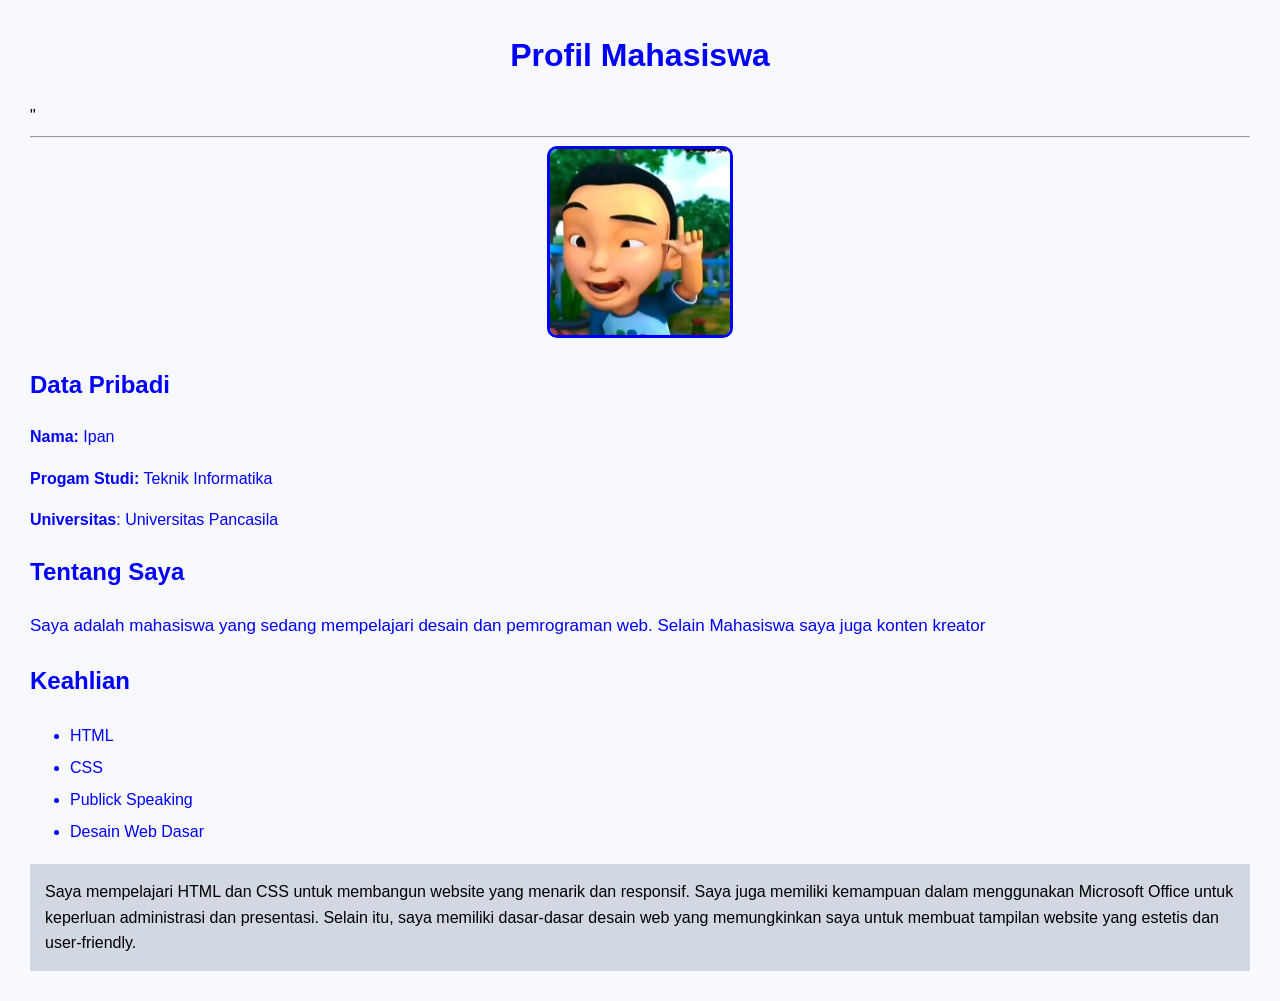
<file: index.html>
<!DOCTYPE html>
<html lang="en">
<head>
    <meta charset="UTF-8">
    <meta name="viewport" content="width=device-width, initial-scale=1.0">
    <title>CV Mahasiswa</title>
</head>
<body style="
             font-family: Arial, Helvetica, sans-serif;
             background-color:#f8f8ff;
             margin: 30px;
             line-height: 1.6;">

        <h1 style="
                    color: blue;
                    font-size: 32px;
                    font-weight: bold;
                    text-align: center;
                "> 
                 Profil Mahasiswa </h1>"
                    
         <hr>
    <div style="text-align: center;">
        
        <img src= "foto.jpg" alt= "foto profil mahasiswa" width= "180" 
        style="border-radius: 10px;
        border: 3px solid #0000ff; ">
    
    </div>
       
    

    <div>
        <h2 style="color: #0000ff; font-size: 24px;"> Data Pribadi </h2>
        <p style=" color: #0000ff; font-size: 16px;"> 
            <strong>Nama: </strong> Ipan
        </p>
        <p style="color: #0000ff; font-size: 16px;"> 
            <strong>Progam Studi:</strong> Teknik Informatika </p>
        <p style="color: #0000ff; font-size: 16px;"> 
            <strong>Universitas</strong>: Universitas Pancasila </p>
        
        <h2 style="color: #0000ff; font-size: 24px;"> Tentang Saya </h2>
        <p style="color: #0000ff; 
                  font-size: 17px;
                  line-height: 1.8;
                  text-align: justify;">
            Saya adalah mahasiswa yang sedang mempelajari
            desain dan pemrograman web. Selain Mahasiswa saya juga konten kreator
        </p>

        <h2 style=" color: #0000ff; font-size: 24px;"> Keahlian </h2>
        <ul style="color: #0000ff; font-size: 16px; line-height: 2;">
            <li> HTML </li>
            <li> CSS </li>
            <li> Publick Speaking </li>
            <li> Desain Web Dasar </li>
        </ul>
        <p style="background-color: rgba(31, 67, 83, 0.171); 
        padding: 15px;
        font-size: 16px;"> 
        Saya mempelajari HTML dan CSS untuk membangun website yang menarik dan responsif. 
        Saya juga memiliki kemampuan dalam menggunakan Microsoft Office untuk keperluan administrasi dan presentasi. 
        Selain itu, saya memiliki dasar-dasar desain web yang memungkinkan saya untuk membuat tampilan website yang estetis dan user-friendly.
        </p>

    </div>
</body>
</html>
</file>
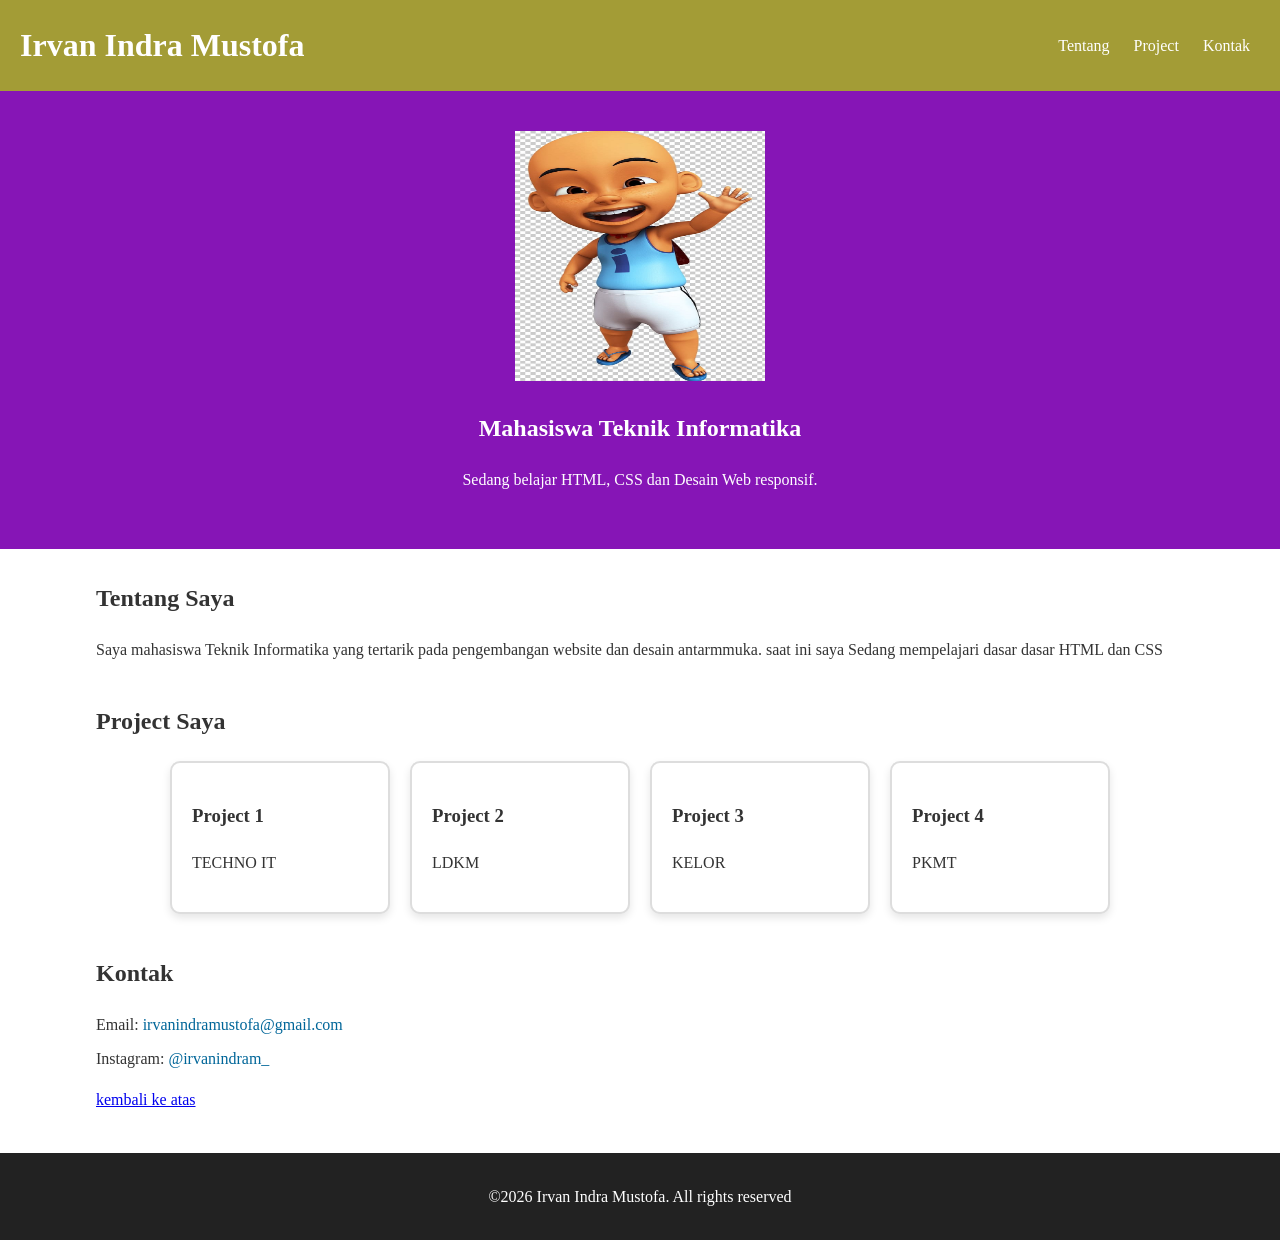
<file: pertemuan4/index.html>
<!DOCTYPE html>
<html lang="en">
<head>
    <meta charset="UTF-8">
    <meta name="viewport" content="width=device-width, initial-scale=1.0">
    <title>Document</title>
    <link rel="stylesheet" href="css/style.css">
</head>
<body>
    <header>
        <h1>Irvan Indra Mustofa</h1>
        <nav>
            <a href="#tentang">Tentang</a>
            <a href="#project">Project</a>
            <a href="#kontak">Kontak</a>
        </nav>
    </header>

    <section id="hero">
        <img src="images/ipin.jpg" width="250" height="250" alt="Foto profil Irvan">
        <h2>Mahasiswa Teknik Informatika</h2>
        <p>Sedang belajar HTML, CSS dan Desain Web responsif.</p>
    </section>

    <main>
        <section id="tentang">
            <h2>Tentang Saya</h2>
            <p>
                Saya mahasiswa Teknik Informatika yang tertarik
                pada pengembangan website dan desain antarmmuka.
                saat ini saya Sedang mempelajari dasar dasar HTML dan CSS

            </p>
        </section>

        <section id="project">
            <h2>Project Saya</h2>
            <div class="card-wrapper">
                <div class="card">
                    <h3>Project 1</h3>
                    <p>TECHNO IT</p>
                </div>
                <div class="card">
                    <h3>Project 2</h3>
                    <p>LDKM</p>
                </div>
                <div class="card">
                    <h3>Project 3</h3>
                    <p>KELOR</p>
                </div>
                <div class="card">
                    <h3>Project 4</h3>
                    <p>PKMT</p>
                </div>
            </div>
        </section>
        
        <section id="kontak">
            <h2>Kontak</h2>
            <ul class="kontak-list">
                <li> Email:
                    <a href="mailto:irvanindramustofa@gmail.com">irvanindramustofa@gmail.com</a>
                </li>
                <li> Instagram:
                    <a href="https://www.instagram.com/irvanindram_/" target="_blank">@irvanindram_</a>
                </li>
            </ul>
            <a href="#hero" class="button">kembali ke atas</a>
        </section>
    </main>
    <footer>
        <p>&copy;2026 Irvan Indra Mustofa. All rights reserved</p>
    </footer>
</body>
</html>
</file>
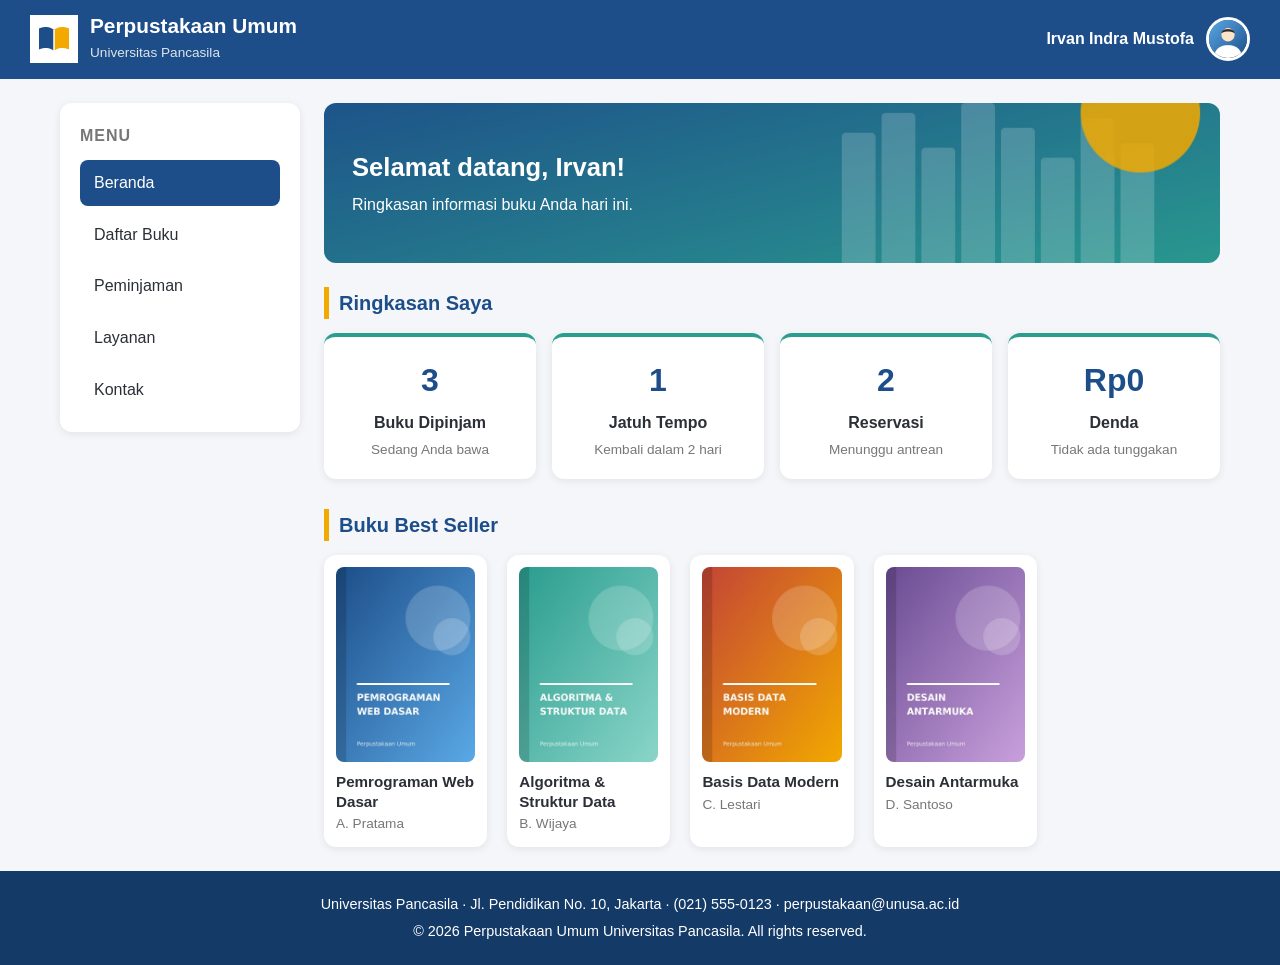
<file: pertemuan5/index.html>
<!DOCTYPE html>
<html lang="id">
<head>
    <meta charset="UTF-8">
    <meta name="viewport" content="width=device-width, initial-scale=1.0">
    <title>Dashboard Portal Perpustakaan Umum</title>
    <link rel="stylesheet" href="css/style.css">
</head>
<body>
    <!-- HEADER: logo kiri, profil user kanan -->
    <header>
        <div class="brand">
            <img src="images/logo.jpg" alt="Logo Perpustakaan" width="48" height="48">
            <div>
                <h1>Perpustakaan Umum</h1>
                <span>Universitas Pancasila</span>
            </div>
        </div>
        <div class="user">
            <div>Irvan Indra Mustofa</div>
            <img src="images/avatar.jpg" alt="Foto profil Irvan" width="44" height="44">
        </div>
    </header>

    <!-- MAIN: dibagi 2 area dengan CSS Grid (sidebar + konten) -->
    <main>
        <!-- SIDEBAR: menu navigasi vertikal -->
        <aside>
            <h2>Menu</h2>
            <ul>
                <li><a href="#" class="active">Beranda</a></li>
                <li><a href="#">Daftar Buku</a></li>
                <li><a href="#">Peminjaman</a></li>
                <li><a href="#">Layanan</a></li>
                <li><a href="#">Kontak</a></li>
            </ul>
        </aside>

        <!-- KONTEN UTAMA -->
        <section class="content">
            <div class="banner">
                <img src="images/banner.jpg" alt="">
                <div class="banner-text">
                    <h2>Selamat datang, Irvan!</h2>
                    <p>Ringkasan informasi buku Anda hari ini.</p>
                </div>
            </div>

            <h2 class="judul">Ringkasan Saya</h2>
            <div class="card-grid">
                <div class="card">
                    <span class="angka">3</span>
                    <h3>Buku Dipinjam</h3>
                    <p>Sedang Anda bawa</p>
                </div>
                <div class="card">
                    <span class="angka">1</span>
                    <h3>Jatuh Tempo</h3>
                    <p>Kembali dalam 2 hari</p>
                </div>
                <div class="card">
                    <span class="angka">2</span>
                    <h3>Reservasi</h3>
                    <p>Menunggu antrean</p>
                </div>
                <div class="card">
                    <span class="angka">Rp0</span>
                    <h3>Denda</h3>
                    <p>Tidak ada tunggakan</p>
                </div>
            </div>

            <h2 class="judul">Buku Best Seller</h2>
            <div class="book-grid">
                <div class="book">
                    <img src="images/buku1.jpg" alt="Sampul buku Pemrograman Web Dasar">
                    <h3>Pemrograman Web Dasar</h3>
                    <p>A. Pratama</p>
                </div>
                <div class="book">
                    <img src="images/buku2.jpg" alt="Sampul buku Algoritma dan Struktur Data">
                    <h3>Algoritma &amp; Struktur Data</h3>
                    <p>B. Wijaya</p>
                </div>
                <div class="book">
                    <img src="images/buku3.jpg" alt="Sampul buku Basis Data Modern">
                    <h3>Basis Data Modern</h3>
                    <p>C. Lestari</p>
                </div>
                <div class="book">
                    <img src="images/buku4.jpg" alt="Sampul buku Desain Antarmuka">
                    <h3>Desain Antarmuka</h3>
                    <p>D. Santoso</p>
                </div>
            </div>
        </section>
    </main>

    <!-- FOOTER: kontak universitas dan hak cipta -->
    <footer>
        <p>Universitas Pancasila &middot; Jl. Pendidikan No. 10, Jakarta &middot; (021) 555-0123 &middot; perpustakaan@unusa.ac.id</p>
        <p>&copy; 2026 Perpustakaan Umum Universitas Pancasila. All rights reserved.</p>
    </footer>
</body>
</html>
</file>
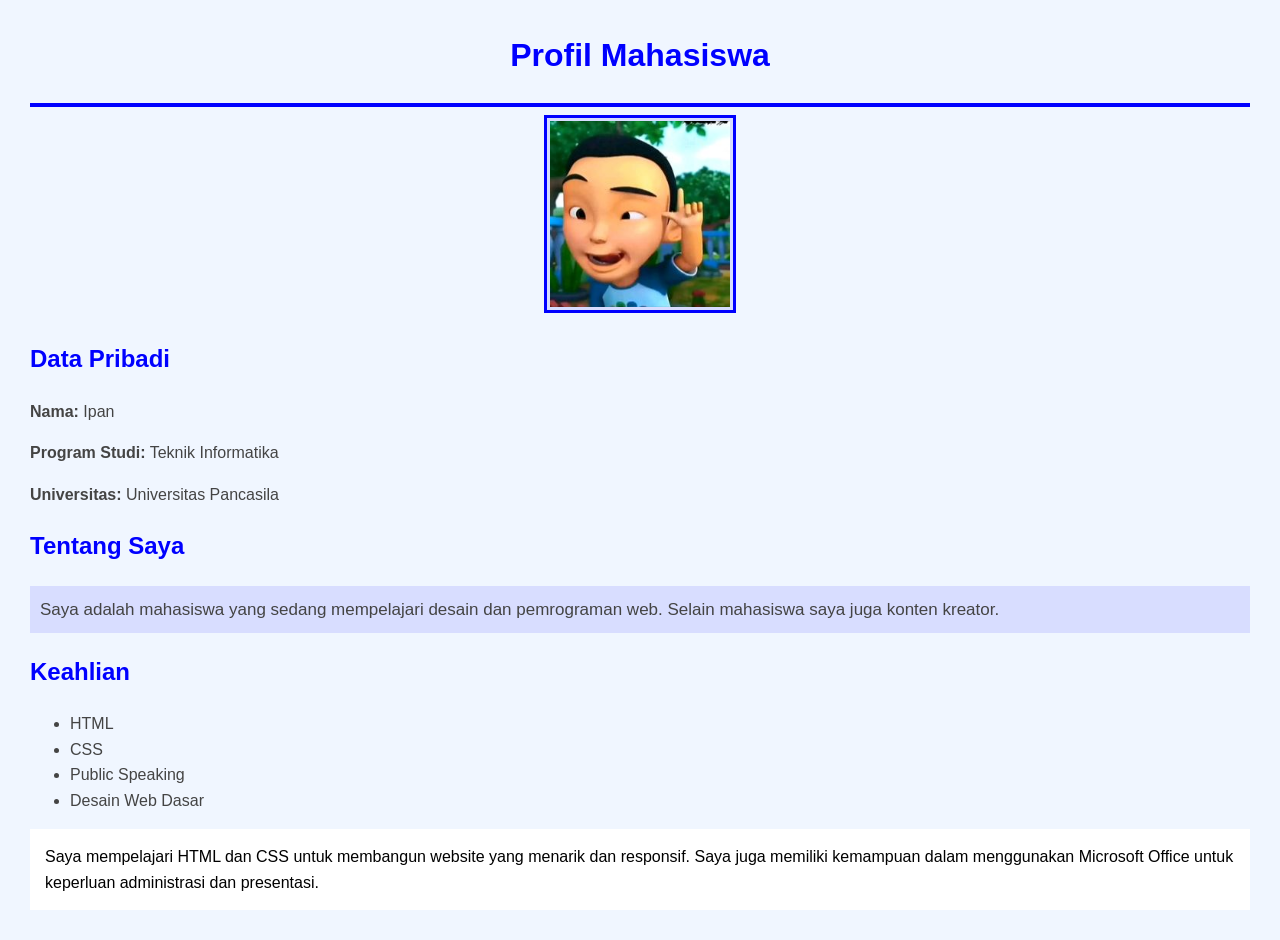
<file: index2.html>
<!DOCTYPE html>
<html lang="id">
<head>
    <meta charset="UTF-8">
    <meta name="viewport" content="width=device-width, initial-scale=1.0">
    <title>CV Mahasiswa</title>
</head>

<body style="
    font-family: Arial;
    background-color: #f0f6ff;
    margin: 30px;
    line-height: 1.6;
">

    <h1 style="
        color: #0000ff;
        font-size: 32px;
        text-align: center;
    ">
        Profil Mahasiswa
    </h1>

    <hr style="border: 2px solid blue;">

    <div style="text-align: center;">

        <img src="foto.jpg"
        alt="foto profil mahasiswa"
        width="180"
        style="
            border: 3px solid #0000ff;
            padding: 3px;
            background-color: rgba(0, 0, 255, 0.1);
        ">

    </div>

    <div>

        <h2 style="
            color: hsl(240, 100%, 50%);
            font-size: 24px;
        ">
            Data Pribadi
        </h2>

        <p style="
            color: #444;
            font-size: 16px;
        ">
            <strong>Nama:</strong> Ipan
        </p>

        <p style="
            color: rgb(68, 68, 68);
            font-size: 16px;
        ">
            <strong>Program Studi:</strong> Teknik Informatika
        </p>

        <p style="
            color: #444;
            font-size: 16px;
        ">
            <strong>Universitas:</strong> Universitas Pancasila
        </p>


        <h2 style="
            color: blue;
            font-size: 24px;
        ">
            Tentang Saya
        </h2>

        <p style="
            color: #444;
            font-size: 17px;
            text-align: justify;
            background-color: rgba(0, 0, 255, 0.1);
            padding: 10px;
        ">
            Saya adalah mahasiswa yang sedang mempelajari
            desain dan pemrograman web. Selain mahasiswa saya juga
            konten kreator.
        </p>


        <h2 style="
            color: #0000ff;
            font-size: 24px;
        ">
            Keahlian
        </h2>

        <ul style="
            color: #444;
            font-size: 16px;
        ">
            <li>HTML</li>
            <li>CSS</li>
            <li>Public Speaking</li>
            <li>Desain Web Dasar</li>
        </ul>

        <p style="
            background-color: white;
            padding: 15px;
            font-size: 16px;
        ">
            Saya mempelajari HTML dan CSS untuk membangun website
            yang menarik dan responsif. Saya juga memiliki kemampuan
            dalam menggunakan Microsoft Office untuk keperluan
            administrasi dan presentasi.
        </p>

    </div>

</body>
</html>
</file>
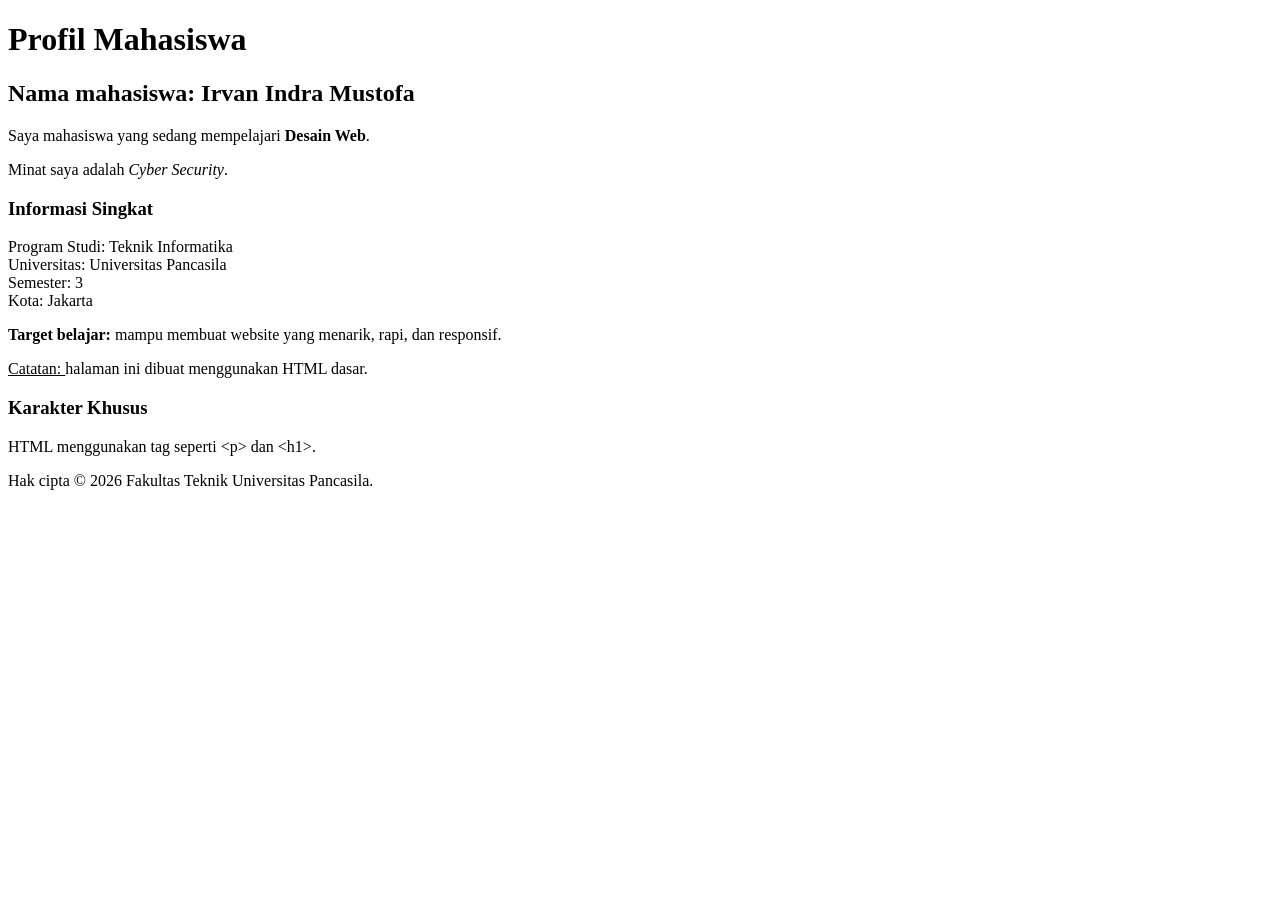
<file: pertemuan1/prak1.html>
<!DOCTYPE html>
<html lang="id">
<head>
    <meta charset="UTF-8">
    <meta name="viewport" content="width=device-width, initial-scale=1.0">
    <title>Profil Mahasiswa</title>
</head>
<body>
    <h1>Profil Mahasiswa</h1>
    <h2>Nama mahasiswa: Irvan Indra Mustofa</h2>

    <p>Saya mahasiswa yang sedang mempelajari <strong>Desain Web</strong>.</p>
    <p>Minat saya adalah <em>Cyber Security</em>.</p>

    <h3>Informasi Singkat</h3>
    <p>
        Program Studi: Teknik Informatika<br>
        Universitas: Universitas Pancasila<br>
        Semester: 3<br>
        Kota: Jakarta
    </p>

    <p><b>Target belajar: </b> mampu membuat website yang menarik, rapi, dan responsif.</p>

    <p><u>Catatan: </u> halaman ini dibuat menggunakan HTML dasar.</p>

    <h3>Karakter Khusus</h3>
    <p>HTML menggunakan tag seperti &lt;p&gt; dan &lt;h1&gt;.</p>

    <p>Hak cipta &copy; 2026 Fakultas Teknik Universitas Pancasila.</p>
</body>
</html>
</file>
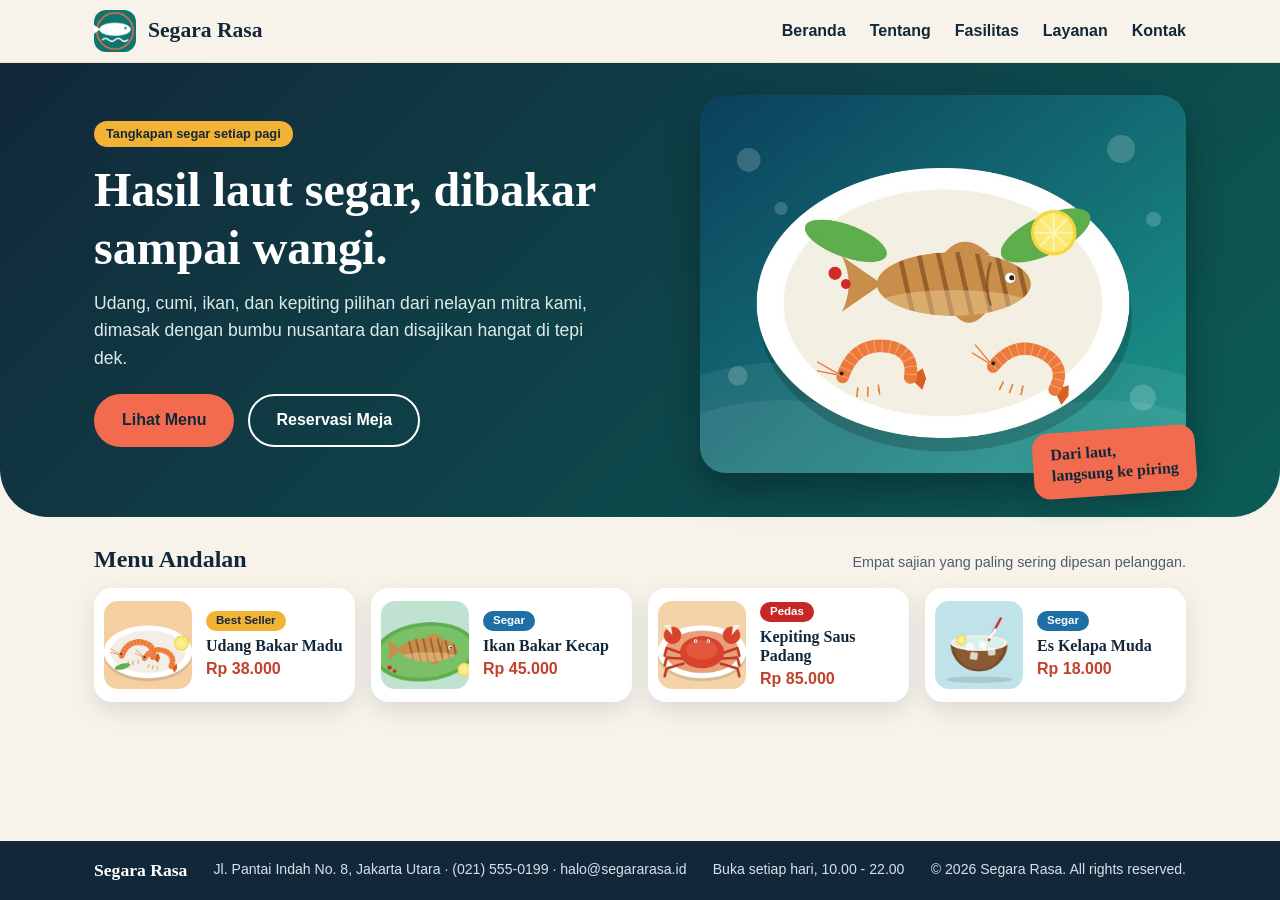
<file: pertemuan6/frame.html>
<!DOCTYPE html>
<html lang="id">
<head>
    <meta charset="UTF-8">
    <meta name="viewport" content="width=device-width, initial-scale=1.0">
    <title>Segara Rasa | Frame Satu Layar</title>
    <link rel="stylesheet" href="css/frame.css">
</head>
<body>

    <div class="frame">

        <!-- NAVBAR -->
        <nav class="navbar">
            <div class="container nav-inner">
                <a href="#beranda" class="brand">
                    <img src="images/logo.jpg" alt="Logo Segara Rasa" width="42" height="42">
                    <span>Segara Rasa</span>
                </a>
                <input type="checkbox" id="nav-toggle" class="nav-toggle">
                <label for="nav-toggle" class="hamburger" aria-label="Buka menu">
                    <span></span><span></span><span></span>
                </label>
                <ul class="nav-menu">
                    <li><a href="#beranda">Beranda</a></li>
                    <li><a href="#tentang">Tentang</a></li>
                    <li><a href="#fasilitas">Fasilitas</a></li>
                    <li><a href="#layanan">Layanan</a></li>
                    <li><a href="#kontak">Kontak</a></li>
                </ul>
            </div>
        </nav>

        <main>
            <!-- HEAD BANNER -->
            <section id="beranda" class="head-banner">
                <div class="container banner-layout">
                    <div class="banner-text">
                        <span class="badge">Tangkapan segar setiap pagi</span>
                        <h1>Hasil laut segar, dibakar sampai wangi.</h1>
                        <p class="lead">Udang, cumi, ikan, dan kepiting pilihan dari nelayan mitra kami, dimasak dengan bumbu nusantara dan disajikan hangat di tepi dek.</p>
                        <div class="banner-action">
                            <a href="#menu" class="btn btn-primary">Lihat Menu</a>
                            <a href="#kontak" class="btn btn-outline">Reservasi Meja</a>
                        </div>
                    </div>
                    <div class="banner-visual">
                        <img src="images/hero.jpg" alt="Sajian ikan bakar dan udang di atas piring" width="900" height="700">
                        <p class="stamp">Dari laut,<br>langsung ke piring</p>
                    </div>
                </div>
            </section>

            <!-- AREA KONTEN UTAMA -->
            <section id="menu" class="content">
                <div class="container">
                    <div class="content-head">
                        <h2>Menu Andalan</h2>
                        <p>Empat sajian yang paling sering dipesan pelanggan.</p>
                    </div>
                    <div class="menu-row">
                        <article class="menu-item">
                            <img src="images/menu1.jpg" alt="Udang Bakar Madu">
                            <div>
                                <span class="tag tag-gold">Best Seller</span>
                                <h3>Udang Bakar Madu</h3>
                                <p class="price">Rp 38.000</p>
                            </div>
                        </article>
                        <article class="menu-item">
                            <img src="images/menu3.jpg" alt="Ikan Bakar Kecap">
                            <div>
                                <span class="tag tag-blue">Segar</span>
                                <h3>Ikan Bakar Kecap</h3>
                                <p class="price">Rp 45.000</p>
                            </div>
                        </article>
                        <article class="menu-item">
                            <img src="images/menu4.jpg" alt="Kepiting Saus Padang">
                            <div>
                                <span class="tag tag-red">Pedas</span>
                                <h3>Kepiting Saus Padang</h3>
                                <p class="price">Rp 85.000</p>
                            </div>
                        </article>
                        <article class="menu-item">
                            <img src="images/menu6.jpg" alt="Es Kelapa Muda">
                            <div>
                                <span class="tag tag-blue">Segar</span>
                                <h3>Es Kelapa Muda</h3>
                                <p class="price">Rp 18.000</p>
                            </div>
                        </article>
                    </div>
                </div>
            </section>
        </main>

        <!-- FOOTER -->
        <footer id="kontak">
            <div class="container footer-inner">
                <span class="footer-brand">Segara Rasa</span>
                <address>Jl. Pantai Indah No. 8, Jakarta Utara &middot; (021) 555-0199 &middot; halo@segararasa.id</address>
                <span>Buka setiap hari, 10.00 - 22.00</span>
                <span>&copy; 2026 Segara Rasa. All rights reserved.</span>
            </div>
        </footer>

    </div>

</body>
</html>
</file>
<file: pertemuan4/css/style.css>
body {
    font-family: georgia, 'Times New Roman', Times, serif;
    margin: 0;
    line-height: 1.6;
    color: #333;
}

header {
    background-color: #a39c36;
    color: white;
    padding: 20px;
    position: sticky;
    top: 0;
    z-index: 1000;
    display: flex;
    justify-content: space-between;
    align-items: center;
}

header h1 {
    margin: 0;
}

header nav a {
    color: white;
    text-decoration: none;
    margin: 0 10px;
}

header nav a:hover {
    text-decoration: underline;
}

#hero {
    background-color: #8615b6;
    color: white;
    text-align: center;
    padding: 40px 20px;
}

.foto-profil {
    width: 120px;
    height: 120px;
    border-radius: 50%;
    object-fit: cover;
    border: 4px solid white;
    margin-bottom: 15px;
}

main {
    width: 85%;
    margin: 30px auto;
}

main section {
    margin-bottom: 40px;
}

.card-wrapper {
    display: flex;
    justify-content: center;
    flex-wrap: wrap;
    gap: 20px;
}

.card {
    background-color: #ffffff;
    padding: 20px;
    border: 2px solid #ddd;
    border-radius: 10px;
    width: 220px;
    box-sizing: border-box;
    box-shadow: 0 4px 8px rgba(0, 0, 0, 0.1);
    transition: transform 0.3s ease, box-shadow 0.3s ease;
}

.card:hover {
    transform: translateY(-5px);
}

.kontak-list {
    list-style-type: none;
    padding: 0;
}

.kontak-list li {
    margin-bottom: 8px;
}

.kontak-list a {
    color: #006699;
    text-decoration: none;
}

.kontak-list a:hover {
    text-decoration: underline;
}

.button:hover {
    background-color: #1f88ad;
}

footer {
    background-color: #222;
    color: white;
    text-align: center;
    padding: 15px 0;
}

@media (max-width: 768px) {
    .card-wrapper {
        flex-direction: column;
        align-items: center;
    }
    .card {
        width: 90%;
    }
    #hero h2 {
        font-size: 20px;
    }
    header {
        flex-direction: column;
        gap: 10px;
    }
    header nav a {
        display: block;
        margin: 8px 0;
    }
}
</file>
<file: pertemuan5/css/style.css>
* {
    box-sizing: border-box;
}

:root {
    --biru: #1d4e89;
    --biru-tua: #143a68;
    --hijau: #2a9d8f;
    --kuning: #f2a900;
    --abu: #f4f6f9;
    --teks: #2b2f36;
}

body {
    margin: 0;
    font-family: 'Segoe UI', Arial, sans-serif;
    line-height: 1.6;
    color: var(--teks);
    background-color: var(--abu);
}

/* ---------- HEADER ---------- */
header {
    background-color: var(--biru);
    color: white;
    padding: 14px 30px;
    display: flex;
    justify-content: space-between;
    align-items: center;
}

.brand {
    display: flex;
    align-items: center;
    gap: 12px;
}

.brand h1 {
    margin: 0;
    font-size: 1.3rem;
    line-height: 1.2;
}

.brand span {
    font-size: 0.85rem;
    opacity: 0.85;
}

.user {
    display: flex;
    align-items: center;
    gap: 12px;
    font-weight: 600;
}

.user img {
    border-radius: 50%;
    border: 3px solid white;
    object-fit: cover;
}

/* ---------- MAIN (GRID: sidebar + konten) ---------- */
main {
    display: grid;
    grid-template-columns: 240px 1fr;
    gap: 24px;
    max-width: 1200px;
    margin: 24px auto;
    padding: 0 20px;
}

/* ---------- SIDEBAR ---------- */
aside {
    background-color: white;
    border-radius: 12px;
    padding: 20px;
    box-shadow: 0 2px 8px rgba(0, 0, 0, 0.08);
    align-self: start;
}

aside h2 {
    margin: 0 0 12px;
    font-size: 1rem;
    text-transform: uppercase;
    letter-spacing: 1px;
    color: #777;
}

aside ul {
    list-style: none;
    margin: 0;
    padding: 0;
}

aside li + li {
    margin-top: 6px;
}

aside a {
    display: block;
    padding: 10px 14px;
    border-radius: 8px;
    color: var(--teks);
    text-decoration: none;
    transition: background-color 0.2s, color 0.2s;
}

aside a:hover {
    background-color: #e3ecf7;
    color: var(--biru);
}

aside a.active {
    background-color: var(--biru);
    color: white;
}

/* ---------- KONTEN ---------- */
.banner {
    position: relative;
    border-radius: 12px;
    overflow: hidden;
    height: 160px;
    margin-bottom: 24px;
}

.banner img {
    width: 100%;
    height: 100%;
    object-fit: cover;
    display: block;
}

.banner-text {
    position: absolute;
    inset: 0;
    display: flex;
    flex-direction: column;
    justify-content: center;
    padding: 0 28px;
    color: white;
}

.banner-text h2 {
    margin: 0;
    font-size: 1.6rem;
}

.banner-text p {
    margin: 4px 0 0;
}

.judul {
    margin: 0 0 14px;
    font-size: 1.25rem;
    color: var(--biru);
    border-left: 5px solid var(--kuning);
    padding-left: 10px;
}

/* ---------- CARD RINGKASAN ---------- */
.card-grid {
    display: grid;
    grid-template-columns: repeat(auto-fit, minmax(160px, 1fr));
    gap: 16px;
    margin-bottom: 30px;
}

.card {
    background-color: white;
    border-radius: 12px;
    padding: 18px;
    text-align: center;
    border-top: 4px solid var(--hijau);
    box-shadow: 0 2px 8px rgba(0, 0, 0, 0.08);
    transition: transform 0.25s ease, box-shadow 0.25s ease;
}

.card:hover {
    transform: translateY(-4px);
    box-shadow: 0 8px 16px rgba(0, 0, 0, 0.12);
}

.card .angka {
    display: block;
    font-size: 2rem;
    font-weight: 700;
    color: var(--biru);
}

.card h3 {
    margin: 4px 0;
    font-size: 1rem;
}

.card p {
    margin: 0;
    font-size: 0.85rem;
    color: #777;
}

/* ---------- BUKU BEST SELLER ---------- */
.book-grid {
    display: grid;
    grid-template-columns: repeat(auto-fill, minmax(160px, 1fr));
    gap: 20px;
}

.book {
    background-color: white;
    border-radius: 12px;
    padding: 12px;
    box-shadow: 0 2px 8px rgba(0, 0, 0, 0.08);
    transition: transform 0.25s ease;
}

.book:hover {
    transform: translateY(-4px);
}

.book img {
    width: 100%;
    border-radius: 8px;
    display: block;
}

.book h3 {
    margin: 10px 0 2px;
    font-size: 0.95rem;
    line-height: 1.3;
}

.book p {
    margin: 0;
    font-size: 0.85rem;
    color: #777;
}

/* ---------- FOOTER ---------- */
footer {
    background-color: var(--biru-tua);
    color: white;
    text-align: center;
    padding: 18px 20px;
    font-size: 0.9rem;
}

footer p {
    margin: 4px 0;
}

/* ---------- RESPONSIF ---------- */
@media (max-width: 768px) {
    header {
        flex-direction: column;
        gap: 10px;
        text-align: center;
    }

    main {
        grid-template-columns: 1fr;
        margin: 16px auto;
    }

    aside ul {
        display: flex;
        gap: 8px;
        overflow-x: auto;
    }

    aside li + li {
        margin-top: 0;
    }

    aside a {
        white-space: nowrap;
    }

    .banner-text h2 {
        font-size: 1.3rem;
    }
}
</file>
<file: pertemuan6/css/frame.css>
/* =========================================================
   SEGARA RASA - Frame satu layar (frame.html)
   ========================================================= */

:root {
    --teal: #0f766e;
    --teal-dark: #0b5c56;
    --navy: #12283a;
    --coral: #f26b4f;
    --coral-dark: #c2412a;
    --gold: #f2b233;
    --blue: #1d6fa5;
    --red: #c62828;
    --sand: #f7f3ea;
    --sand-dark: #ece4d3;
    --muted: #4f5d6a;
    --white: #ffffff;
    --font-heading: 'Palatino Linotype', 'Book Antiqua', Palatino, Georgia, serif;
    --font-body: 'Segoe UI', Roboto, Arial, sans-serif;
    --radius: 18px;
    --shadow: 0 8px 22px rgba(18, 40, 58, 0.12);
}

* { box-sizing: border-box; }

body {
    margin: 0;
    font-family: var(--font-body);
    line-height: 1.55;
    color: var(--navy);
    background-color: var(--sand);
}

img { display: block; max-width: 100%; }
h1, h2, h3 { margin: 0; font-family: var(--font-heading); line-height: 1.2; }
p { margin: 0; }

.container { width: 100%; max-width: 1140px; margin: 0 auto; padding: 0 24px; }

/* Satu frame = satu layar penuh */
.frame {
    display: grid;
    grid-template-rows: auto 1fr auto auto;
    min-height: 100vh;
}

/* ---------- Navbar ---------- */
.navbar { background-color: var(--sand); border-bottom: 1px solid var(--sand-dark); }
.nav-inner { display: flex; align-items: center; justify-content: space-between; padding-top: 10px; padding-bottom: 10px; }
.brand { display: flex; align-items: center; gap: 12px; color: var(--navy); font-family: var(--font-heading); font-size: 1.35rem; font-weight: 700; text-decoration: none; }
.brand img { border-radius: 12px; }
.nav-menu { display: flex; gap: 24px; margin: 0; padding: 0; list-style: none; }
.nav-menu a { padding: 6px 0; border-bottom: 3px solid transparent; color: var(--navy); font-weight: 600; text-decoration: none; transition: color 0.2s, border-color 0.2s; }
.nav-menu a:hover { color: var(--teal); border-bottom-color: var(--coral); }
.nav-toggle, .hamburger { display: none; }
.hamburger { flex-direction: column; gap: 5px; padding: 8px; cursor: pointer; }
.hamburger span { width: 26px; height: 3px; border-radius: 2px; background-color: var(--navy); transition: transform 0.25s, opacity 0.25s; }

/* ---------- Head banner ---------- */
.head-banner {
    display: flex;
    align-items: center;
    padding: 32px 0 44px;
    color: var(--white);
    background: linear-gradient(135deg, var(--navy) 0%, var(--teal-dark) 100%);
    border-radius: 0 0 48px 48px;
}
.banner-layout { display: grid; grid-template-columns: 1.1fr 1fr; gap: 40px; align-items: center; }
.badge { display: inline-block; padding: 3px 12px; border-radius: 999px; background-color: var(--gold); color: var(--navy); font-size: 0.8rem; font-weight: 700; }
.banner-text h1 { margin: 14px 0; font-size: clamp(2rem, 4vw, 3rem); }
.lead { max-width: 500px; margin-bottom: 22px; font-size: 1.1rem; color: #dcebea; }
.banner-action { display: flex; flex-wrap: wrap; gap: 14px; }
.btn { display: inline-block; padding: 12px 26px; border: 2px solid transparent; border-radius: 999px; font-weight: 700; text-decoration: none; transition: transform 0.2s, background-color 0.2s, color 0.2s; }
.btn:hover { transform: translateY(-2px); }
.btn:focus-visible { outline: 3px solid var(--gold); outline-offset: 3px; }
.btn-primary { background-color: var(--coral); color: var(--navy); }
.btn-primary:hover { background-color: #ff8268; }
.btn-outline { border-color: var(--white); color: var(--white); }
.btn-outline:hover { background-color: var(--white); color: var(--teal-dark); }

.banner-visual { position: relative; justify-self: end; }
.banner-visual img { width: auto; height: clamp(220px, 42vh, 380px); max-width: 100%; border-radius: 26px; box-shadow: 0 18px 36px rgba(0, 0, 0, 0.3); }
.stamp { position: absolute; right: -10px; bottom: -22px; padding: 12px 18px; border-radius: 16px; background-color: var(--coral); color: var(--navy); font-family: var(--font-heading); font-weight: 700; line-height: 1.3; transform: rotate(-4deg); box-shadow: var(--shadow); }

/* ---------- Area konten ---------- */
.content { padding: 28px 0 24px; }
.content-head { display: flex; align-items: baseline; justify-content: space-between; gap: 16px; margin-bottom: 14px; }
.content-head h2 { font-size: 1.5rem; }
.content-head p { font-size: 0.9rem; color: var(--muted); }
.menu-row { display: grid; grid-template-columns: repeat(4, 1fr); gap: 16px; }
.menu-item { display: flex; align-items: center; gap: 14px; padding: 10px; border-radius: var(--radius); background-color: var(--white); box-shadow: var(--shadow); transition: transform 0.25s; }
.menu-item:hover { transform: translateY(-4px); }
.menu-item img { flex-shrink: 0; width: 88px; height: 88px; border-radius: 14px; object-fit: cover; }
.menu-item h3 { margin: 4px 0 2px; font-size: 1rem; }
.price { font-weight: 700; color: var(--coral-dark); }
.tag { display: inline-block; padding: 1px 10px; border-radius: 999px; color: var(--white); font-size: 0.72rem; font-weight: 700; }
.tag-gold { background-color: var(--gold); color: var(--navy); }
.tag-blue { background-color: var(--blue); }
.tag-red { background-color: var(--red); }

/* ---------- Footer ---------- */
footer { padding: 16px 0; background-color: var(--navy); color: #d6e2e8; font-size: 0.88rem; }
.footer-inner { display: flex; flex-wrap: wrap; align-items: center; justify-content: space-between; gap: 8px 24px; }
.footer-brand { font-family: var(--font-heading); font-size: 1.1rem; font-weight: 700; color: var(--white); }
address { font-style: normal; }

/* ---------- Tablet ---------- */
@media (max-width: 992px) {
    .menu-row { grid-template-columns: repeat(2, 1fr); }
}

/* ---------- Mobile ---------- */
@media (max-width: 768px) {
    .container { padding: 0 16px; }
    .nav-inner { flex-wrap: wrap; }
    .hamburger { display: flex; }
    .nav-menu { display: none; flex-direction: column; gap: 0; width: 100%; margin-top: 12px; border-top: 1px solid var(--sand-dark); }
    .nav-menu a { display: block; padding: 12px 0; border-bottom: 1px solid var(--sand-dark); }
    .nav-toggle:checked ~ .nav-menu { display: flex; }
    .nav-toggle:checked ~ .hamburger span:nth-child(1) { transform: translateY(8px) rotate(45deg); }
    .nav-toggle:checked ~ .hamburger span:nth-child(2) { opacity: 0; }
    .nav-toggle:checked ~ .hamburger span:nth-child(3) { transform: translateY(-8px) rotate(-45deg); }

    .head-banner { padding: 28px 0 44px; border-radius: 0 0 32px 32px; }
    .banner-layout { grid-template-columns: 1fr; gap: 28px; }
    .banner-action .btn { flex: 1; text-align: center; padding-left: 12px; padding-right: 12px; }
    .banner-visual { justify-self: stretch; }
    .banner-visual img { width: 100%; height: auto; }
    .stamp { right: 8px; font-size: 0.9rem; }

    .content-head { flex-direction: column; gap: 2px; }
    .menu-row { grid-template-columns: 1fr; }
    .footer-inner { flex-direction: column; text-align: center; }
}
</file>
